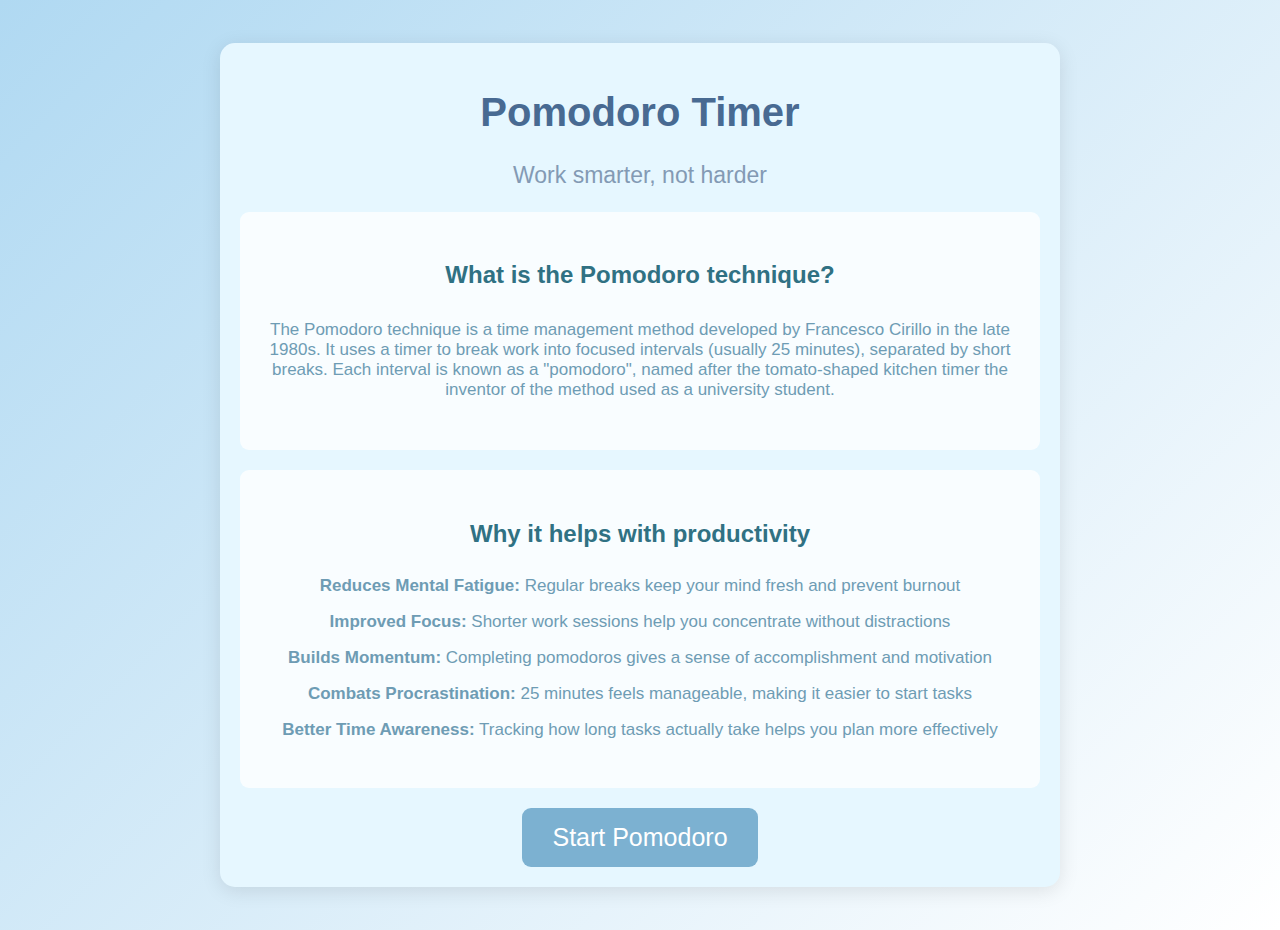
<file: index.html>
<!DOCTYPE html>
<html lang = "en">

<head>
  <meta charset = "UTF-8">
  <meta name = "viewport" content = "width=device-width, initial-scale=1.0">
  <meta name = "description" content = "Pomodoro Timer - A productivity tool using the Pomodoro Technique for time management and focused work sessions">
  <title>Pomodoro Timer - Stay Focused</title>
  <link rel = "stylesheet" href = "css/home-style.css">
</head>

<body>
  <main class = "home-container">
    <header>
      <h1>Pomodoro Timer</h1>
      <p class = "subtitle">Work smarter, not harder</p>
    </header>

    <section class = "info">
      <h2>What is the Pomodoro technique?</h2>
      <p>
        The Pomodoro technique is a time management method developed by Francesco Cirillo in the late 1980s.
        It uses a timer to break work into focused intervals (usually 25 minutes), separated by short breaks.

        Each interval is known as a "pomodoro", named after the tomato-shaped kitchen timer the inventor of the method
        used as a university student.
      </p>
    </section>

    <section class = "info">
      <h2>Why it helps with productivity</h2>
      <ul class = "info-benefits">
        <li><strong>Reduces Mental Fatigue:</strong> Regular breaks keep your mind fresh and prevent burnout</li>
        <li><strong>Improved Focus:</strong> Shorter work sessions help you concentrate without distractions</li>
        <li><strong>Builds Momentum:</strong> Completing pomodoros gives a sense of accomplishment and motivation</li>
        <li><strong>Combats Procrastination:</strong> 25 minutes feels manageable, making it easier to start tasks</li>
        <li><strong>Better Time Awareness:</strong> Tracking how long tasks actually take helps you plan more effectively</li>
      </ul>
    </section>

    <nav>
      <a href = "timer.html" class = "start-btn">Start Pomodoro</a>
    </nav>
  </main>
</body>

</html>
</file>
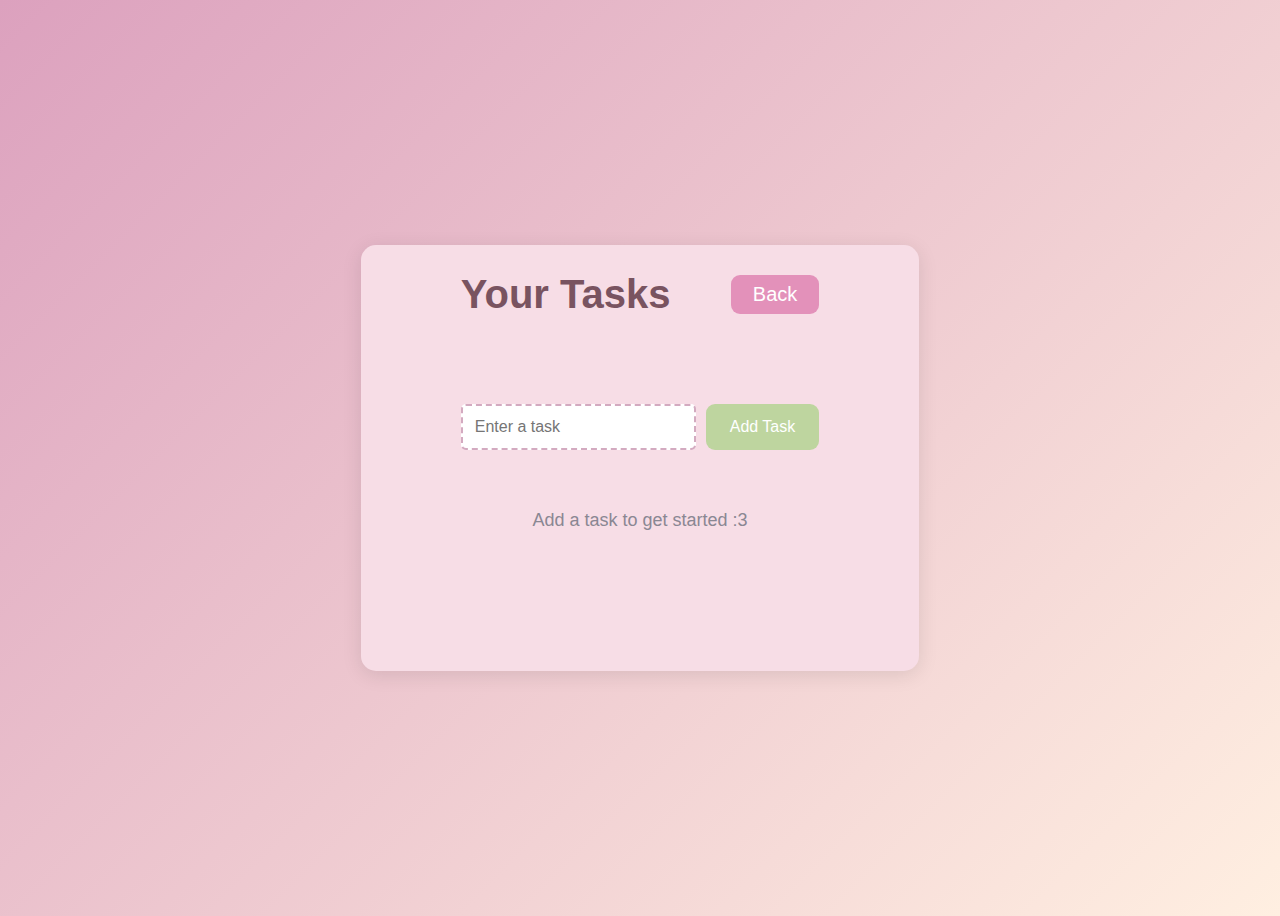
<file: tasks.html>
<!DOCTYPE html>
<html lang = "en">
<head>
  <meta charset = "UTF-8">
  <meta name = "viewport" content = "width=device-width, initial-scale=1.0">
  <meta name = "description" content = "Task List - Organize and track your tasks for Pomodoro sessions">
  <title>Task List - Pomodoro Timer</title>
  <link rel = "stylesheet" href = "css/tasks-style.css">
</head>
<body>

  <main class = "tasks-container">
    <header class = "tasks-header">
      <h1>Your Tasks</h1>
      <nav>
        <a href = "timer.html" class = "back-btn">Back</a>
      </nav>
    </header>

    <section class = "task-input-section">
      <input 
        type = "text" 
        id = "task-input" 
        class = "task-input" 
        placeholder = "Enter a task"
        maxlength = "100"
        aria-label = "New task input">

      <button id = "add-task-btn" class = "add-task-btn">Add Task</button>
    </section>

    <section>
      <ul id = "tasks-list" class = "tasks-list" role = "list"></ul>

      <div id = "empty-state" class = "empty-state">
        Add a task to get started :3
      </div>
    </section>
  </main>

  <script src = "js/task-script.js"></script>
</body>
</html>
</file>
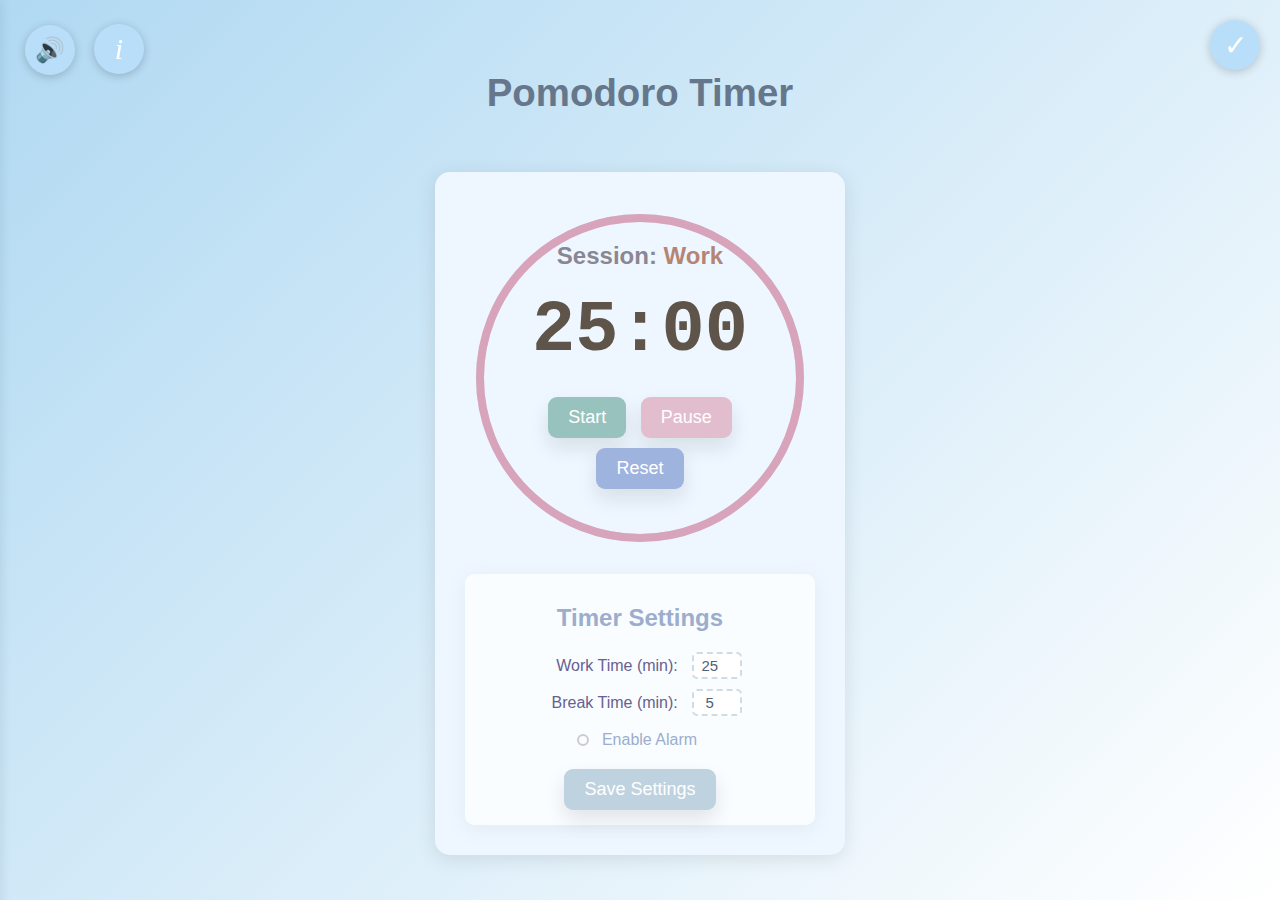
<file: timer.html>
<!DOCTYPE html>
<html lang = "en">

<head>
  <meta charset = "UTF-8">
  <meta name = "viewport" content = "width=device-width, initial-scale=1.0">
  <meta name = "description" content = "Pomodoro Timer - Track your work and break sessions with customizable intervals">
  <title>Pomodoro Timer</title>
  <link rel = "stylesheet" href = "css/timer-style.css">
</head>

<body>
  <nav aria-label = "Main navigation">
    <button id = "sound-settings-btn" class = "sound-settings-btn" aria-label = "Sound Settings">🔊</button>
   
    <a href = "index.html" class = "info-btn" aria-label="Information">
      <span style="font-style: italic; font-family: 'Times New Roman', serif;">i</span>
    </a>

    <a href = "tasks.html" class = "tasks-btn" aria-label = "Tasks">
      ✓
    </a>
  </nav>

  <aside id = "sound-panel" class = "sound-panel">
    <div class = "sound-panel-content">
      <h2>Sound Settings</h2>
  
      <div class = "sound-setting-group">
        <label for = "alarm-select">Alarm Sound:</label>

        <select id = "alarm-select">
          <option value = "audio/pop-up-notif.wav">Blub</option>
          <option value = "audio/arcade.wav">Ding</option>
          <option value = "audio/bike.wav">Bike</option>
          <option value = "audio/crickets.wav">Crickets</option>
        </select>
      </div>
  
      <div class = "sound-setting-group">
        <label for = "volume-slider">Volume: <span id = "volume-value">50</span>%</label>
        <input type = "range" id = "volume-slider" min = "0" max = "100" value = "50">
      </div>
  
      <button id = "test-sound-btn" class = "test-sound-btn">Test Sound</button>
    </div>
  </aside>

  <header class = "title">
    <h1>Pomodoro Timer</h1>
  </header>

  <main class = "container">

    <section class = "timer-container">

      <svg class = "progress-ring" aria-hidden = "true">
        <circle class = "progress-ring-circle-bg" 
        cx = "175" cy = "175" r = "160"></circle>
        <circle class = "progress-ring-circle" 
        cx = "175" cy = "175" r = "160"></circle>
      </svg>

      <div class = "timer-inner">
        <div class = "session-type">
        Session: <span id = "session-indicator">Work</span>
        </div>
        <div id = "timer-display" class = "timer" role = "timer" aria-live = "polite">25:00</div>
        <div class = "controls">
          
          <button id = "start">Start</button>
          <button id = "stop">Pause</button>
          <button id = "reset">Reset</button>
        </div>
      </div>
    </section>

    <section class = "settings" id = "settings">
      <h2>Timer Settings</h2>

      <div class = "setting-group">
        <label for = "work-time">Work Time (min):</label>
        <input type = "number" id = "work-time" min = "1" max = "60" value = "25">
      </div>

      <div class = "setting-group">
        <label for = "break-time">Break Time (min):</label>
        <input type = "number" id = "break-time" min = "1" max = "30" value = "5">
      </div>

      <div class = "sound-toggle"> 
        <label>
          <input type = "checkbox" id = "sound-toggle">
          Enable Alarm
        </label>
      </div>

      <button id = "save">Save Settings</button>
    </section>

      <audio id = "alarm-sound" preload="auto">
        <source src = "audio/pop-up-notif.wav"
        type = "audio/wav">
      </audio>
  </main>
  
  <script src = "js/script.js"></script>
</body>

</html>
</file>
<file: css/home-style.css>
body
{
  font-family: 'Trebuchet MS', Arial, sans-serif;
  display: flex;
  flex-direction: column;
  justify-content: center;
  align-items: center;
  min-height: 100vh;
  background: linear-gradient(135deg, #b0d9f2 0%, white 100%);
  margin: 0;
  padding: 15px;
}

.home-container
{
  background: #e6f7ff;
  padding: 20px;
  border-radius: 15px;
  box-shadow: 0 4px 20px rgba(0, 0, 0, 0.1);
  text-align: center;
  max-width: 800px;
}

h1
{
  color: #486a92;
  font-size: 40px;
}

.subtitle
{
  color: #839ab4;
  font-size: 23px;
}

.info
{
  background: #f9fdff;
  padding: 25px;
  border-radius: 9px;
  margin: 20px 0;
  text-align: center;
}

.info h2
{
  color: #307183;
  line-height: 1.6;
  margin-bottom: 12px;
}

.info-benefits
{
  list-style: none;
  padding: 0;
  margin: 15px;
}

.info-benefits li, .info p
{
  color: #6e9cb4;
  font-size: 17px;
  padding: 8px 0;
}

.start-btn
{
  background-color: #7cb1d1;
  color: white;
  font-size: 25px;
  font-family: 'Trebuchet MS', Arial, sans-serif;
  padding: 15px 30px;
  border: none;
  border-radius: 9px;
  cursor: pointer;
  transition: all 0.3s ease;
  text-decoration: none;
  display: inline-block;
}

.start-btn:hover
{
  opacity: 0.7;
  transform: scale(1.05);
}
</file>
<file: css/tasks-style.css>
body 
{
  font-family: 'Trebuchet MS', sans-serif;
  display: flex;
  flex-direction: column;
  justify-content: center;
  align-items: center;
  min-height: 100vh;
  background: linear-gradient(135deg, #DCA1BE 0%, #ffefe1 100%);
}

.tasks-container 
{
  background: #F7DDE6;
  flex-direction: column;
  justify-content: center;
  align-items: center;
  padding-bottom: 100px;
  padding-left: 100px;
  padding-right: 100px;
  border-radius: 15px;
  box-shadow: 0 4px 20px rgba(0, 0, 0, 0.1);
  max-width: 600px;
  margin: auto 0;
}

.back-btn 
{
  background-color: #e391ba;
  color: white;
  padding: 8px 22px;
  border: none;
  border-radius: 9px;
  font-size: 20px;
  cursor: pointer;
  transition: opacity 0.3s;
  text-decoration: none;
  display: inline-block;
}

.back-btn:hover 
{
  opacity: 0.7;
}

.tasks-header 
{
  display: flex;
  color: #795360;
  justify-content: space-between;
  align-items: center;
  margin-bottom: 50px;
  font-size: 20px;
}

.task-input-section 
{
  display: flex;
  gap: 10px;
  margin-bottom: 20px;
  padding-top: 10px;
}

.task-input 
{
  flex: 1;
  padding: 12px;
  border: 2px dashed #d3aac0;
  border-radius: 5px;
  font-size: 16px;
  font-family: 'Trebuchet MS', sans-serif;
  color: #87516f;
}

.add-task-btn 
{
  background-color: #bed59f;
  color: white;
  padding: 12px 24px;
  border: none;
  border-radius: 9px;
  font-size: 16px;
  font-family: 'Trebuchet MS', sans-serif;
  cursor: pointer;
  transition: opacity 0.3s;
}

.add-task-btn:hover 
{
  opacity: 0.7;
}

.tasks-list 
{
  list-style: none;
  padding: 0;
  margin: 0;
}

.task-item 
{
  background: #fceef3;
  padding: 15px;
  margin-bottom: 10px;
  border-radius: 9px;
  display: flex;
  align-items: center;
  gap: 12px;
  box-shadow: 0 2px 5px rgba(0, 0, 0, 0.05);
}

.task-checkbox 
{
  width: 20px;
  height: 20px;
  cursor: pointer;
  accent-color: #e2afc1;
}

.task-text 
{
  flex: 1;
  color: #68608f;
  font-size: 16px;
}

.task-text.completed 
{
  text-decoration: line-through;
  opacity: 0.6;
}

.delete-btn 
{
  font-family: 'Trebuchet MS', sans-serif;
  background-color: #b6878a;
  color: white;
  padding: 8px 16px;
  border: none;
  border-radius: 6px;
  font-size: 14px;
  cursor: pointer;
  transition: opacity 0.3s;
}

.delete-btn:hover 
{
  opacity: 0.7;
}

.empty-state 
{
  text-align: center;
  padding: 40px;
  color: #8a8793;
  font-size: 18px;
}
</file>
<file: css/timer-style.css>
body 
{
  font-family: 'Trebuchet MS', sans-serif;
  display: flex;
  flex-direction: column;
  justify-content: center;
  align-items: center;
  min-height: 100vh;
  background: linear-gradient(135deg, #b0d9f2 0%, white 100%);
  margin: 0;
}

.sound-settings-btn
{
  position: fixed;
  top: 20px;
  left: 20px;
  width: 50px;
  height: 50px;
  border-radius: 50%;
  background-color: #b9defa;
  color: white;
  font-size: 24px;
  border: none;
  cursor: pointer;
  box-shadow: 0 2px 10px rgba(0, 0, 0, 0.2);
  transition: all 0.3s ease;
  z-index: 1000;
  display: flex;
  align-items: center;
  justify-content: center;
  padding: 0;
}

.sound-settings-btn:hover
{
  transform: scale(1.1);
  opacity: 0.9;
}

.info-btn
{
  position: fixed;
  top: 24px;
  left: 94px;
  width: 50px;
  height: 50px;
  border-radius: 50%;
  background-color: #b9defa;
  color: white;
  font-size: 30px;
  border: none;
  cursor: pointer;
  box-shadow: 0 2px 10px rgba(0, 0, 0, 0.2);
  transition: all 0.3s ease;
  z-index: 1000;
  display: flex;
  align-items: center;
  justify-content: center;
  padding: 0;
  text-decoration: none;
}

.info-btn:hover
{
  transform: scale(1.1);
  opacity: 0.9;
}

.tasks-btn 
{
  position: fixed;
  top: 20px;
  right: 20px;
  width: 50px;
  height: 50px;
  border-radius: 50%;
  background-color: #b9defa;
  color: white;
  font-size: 28px;
  border: none;
  cursor: pointer;
  box-shadow: 0 2px 10px rgba(0, 0, 0, 0.2);
  transition: all 0.3s ease;
  z-index: 1000;
  display: flex;
  align-items: center;
  justify-content: center;
  padding: 0;
  text-decoration: none;
}

.tasks-btn:hover 
{
  transform: scale(1.1);
  opacity: 0.9;
}

.sound-panel
{
  position: fixed;
  top: 0;
  left: -320px;
  width: 280px;
  height: 100vh;
  background: rgb(238, 247, 255);
  box-shadow: 2px 0 10px rgba(39, 64, 87, 0.1);
  transition: left 0.3s ease;
  z-index: 999;
  padding: 20px;
}

.sound-panel.open
{
  left: 0;
}

.sound-panel-content
{
  margin-top: 100%;
}

.sound-panel h3
{
  color: #83a1c5;
  margin-bottom: 130px;
  margin-top: -100px;
  font-size: 30px;
  display: flex;
  flex-direction: column;
  align-items: center;
}

.sound-setting-group
{
  margin: 20px 0;
}

.sound-setting-group label
{
  display: block;
  color: #60708f;
  font-size: 18px;
  margin-bottom: 8px;
  text-align: left;
  width: 100%;
}

#alarm-select
{
  width: 100%;
  padding: 8px;
  border-radius: 5px;
  border: 2px dashed #cedde4;
  background: white;
  color: #30274b;
  font-family: 'Trebuchet MS', sans-serif;
  font-size: 16px;
  cursor: pointer;
}

#volume-slider
{
  width: 100%;
  cursor: pointer;
}

.test-sound-btn
{
  width: 100%;
  background-color: #9FB3DF;
  color: white;
  padding: 10px;
  border: none;
  border-radius: 9px;
  font-size: 16px;
  font-family: 'Trebuchet MS', sans-serif;
  cursor: pointer;
  margin-top: 10px;
  transition: opacity 0.3s;
}

.test-sound-btn:hover
{
  opacity: 0.7;
}

.title
{
  display: flex;
  text-align: center;
  margin-bottom: 2rem;
  font-size: larger;
  color: #66778b;
}

.timer-container 
{
  position: relative;
  display: inline-block;
}

.progress-ring
{
  position: absolute;
  top: 50%;
  left: 50%;
  transform: translate(-50%, -50%) rotate(-90deg);
  width: 350px;
  height: 350px;
}

.progress-ring-circle-bg
{
  fill: none;
  stroke: #e0e0e0;
  stroke-width: 8;
}

.progress-ring-circle
{
  fill: none;
  stroke: #2d2547;
  stroke-width: 8;
  stroke-linecap: round;
  transition: stroke-dashoffset 1s linear, stroke 0.3s ease;
}

.timer-inner
{
  position: relative;
  z-index: 1;
  padding: 40px;
}

.container 
{
  background: rgb(238, 247, 255);
  padding: 30px;
  border-radius: 15px;
  box-shadow: 0 4px 20px rgba(0, 0, 0, 0.1);
  text-align: center;
  width: 350px;
}

.timer 
{
  margin: 20px 0;
  color: #2d2547;
  font-size: 72px;
  font-weight: bold;
  font-family: 'Courier New', monospace;
}

.controls 
{
  margin: 20px 0;
}

button 
{
  margin: 5px;
  padding: 10px 20px;
  font-size: 18px;
  border: none;
  border-radius: 9px;
  box-shadow: 0 10px 20px rgba(23, 17, 17, 0.1);

  font-family: 'Trebuchet MS', sans-serif;
  color: white;
  cursor: pointer;
  transition: opacity 0.3s;
}

button:hover
{
  opacity: 0.7;
}

#start 
{
  background-color: #98c2bd;
}

#stop 
{
  background-color: #e2bdcd;
}

#reset 
{
  background-color: #9FB3DF;
}

#save 
{
  background-color: #bfd2df;
}

.settings 
{
  box-shadow: 0 4px 20px rgba(138, 138, 138, 0.1);
  margin-top: 20px;
  padding: 10px;
  background: #f9fdff;
  color: #9cadcd;
  border-radius: 9px;
}

.setting-group 
{
  margin: 10px 0;
  color: #68608f;
}

label 
{
  display: inline-block;
  width: 140px;
  margin-right: 10px;
  text-align: right;
}

input 
{
  width: 40px;
  padding: 3px;
  text-align: center;
  font-size: 15px;
  font-family: 'Verdana', sans-serif;
  border-radius: 5px;
  border: 2px dashed #cedde5;
  color: #526277;
}

.sound-toggle
{
  margin: 15px;
  display: flex;
  align-items: center;
  justify-content: center;
}

.sound-toggle label
{
  display: flex;
  align-items: center;
  justify-content: center;
  gap: 10px;
  cursor: pointer;
}

.sound-toggle input[type="checkbox"]
{
  appearance: none;
  width: 12px;
  height: 12px;
  border: 2px double #ccc;
  border-radius: 50%;
  transition: 0.3s;
  cursor: pointer;
}

.sound-toggle input[type="checkbox"]:checked 
{
  background-color: #9cadcd;
  border-color: #9cadcd;
}

.session-type 
{
  font-size: 24px;
  font-weight: bold;
  margin-bottom: 10px;
  color: #8a8793;
}

#session-indicator 
{
  color: #6ca9ab;
}
</file>
